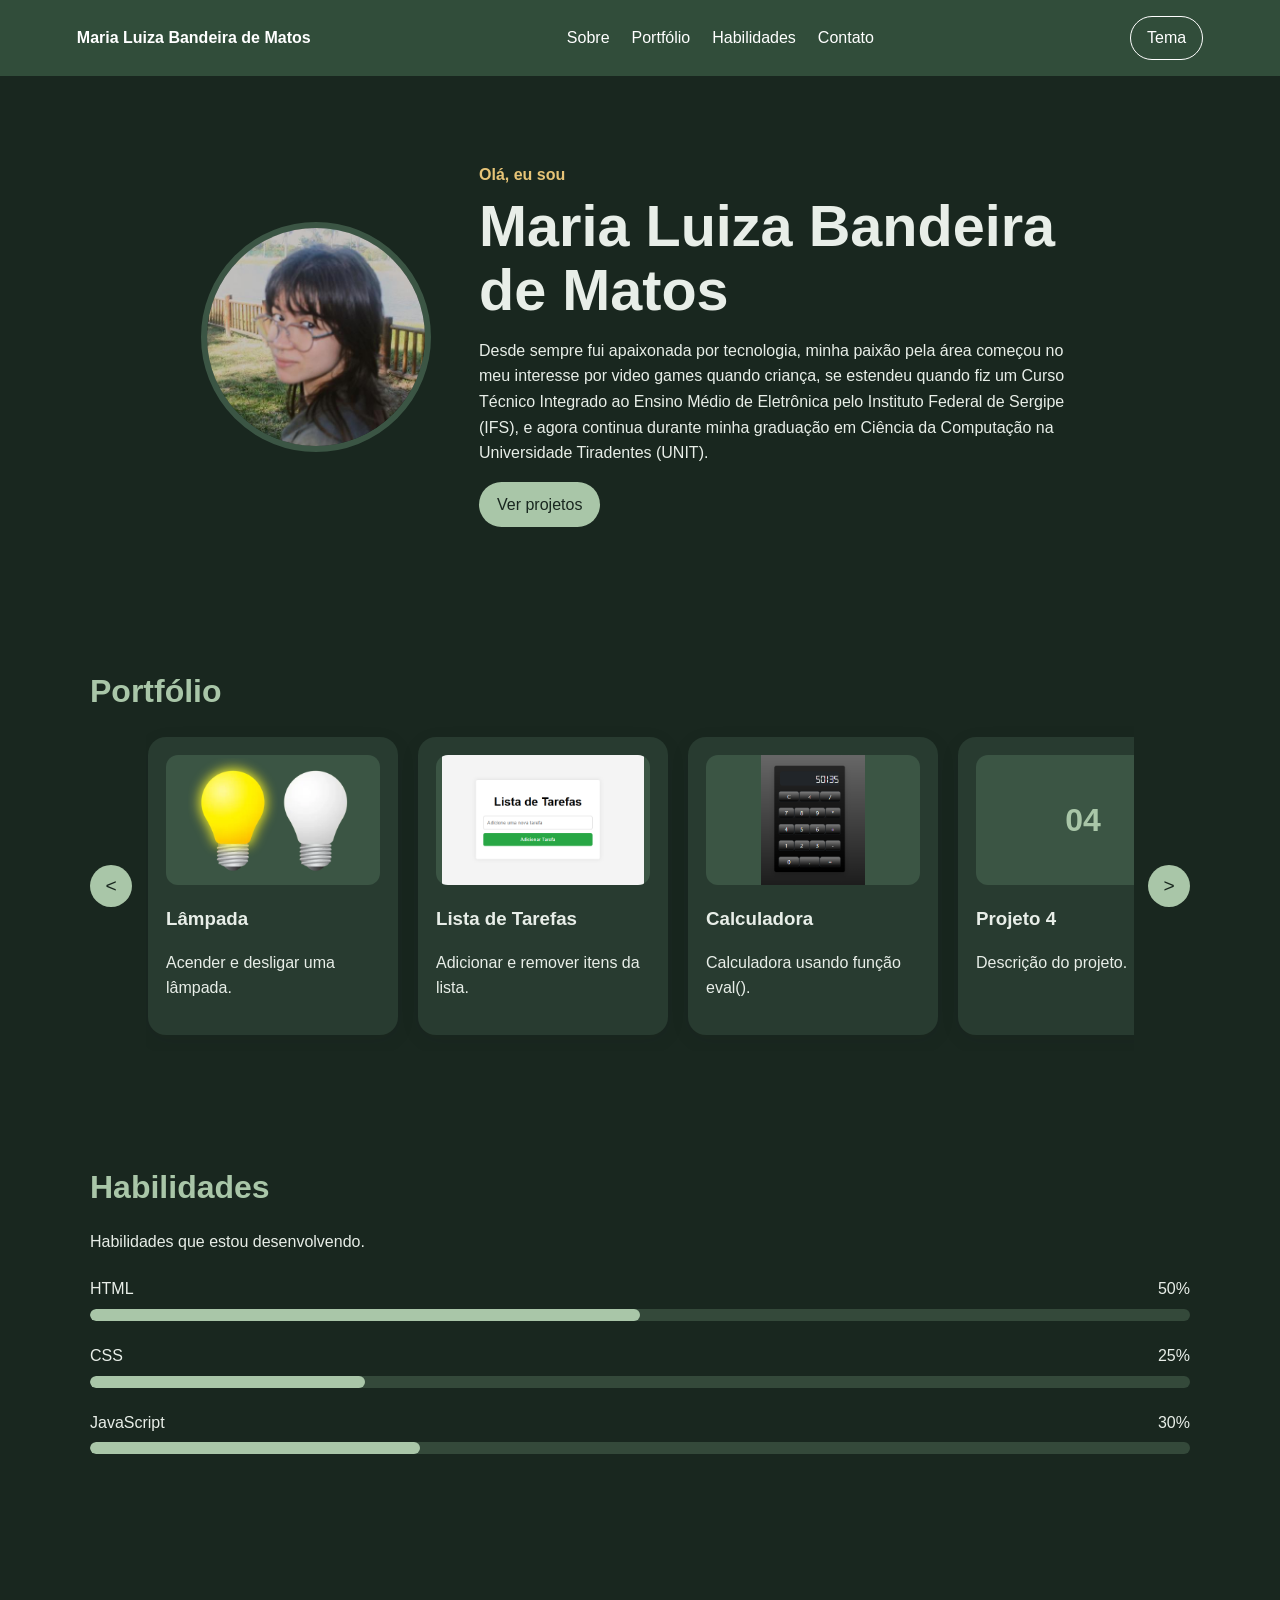
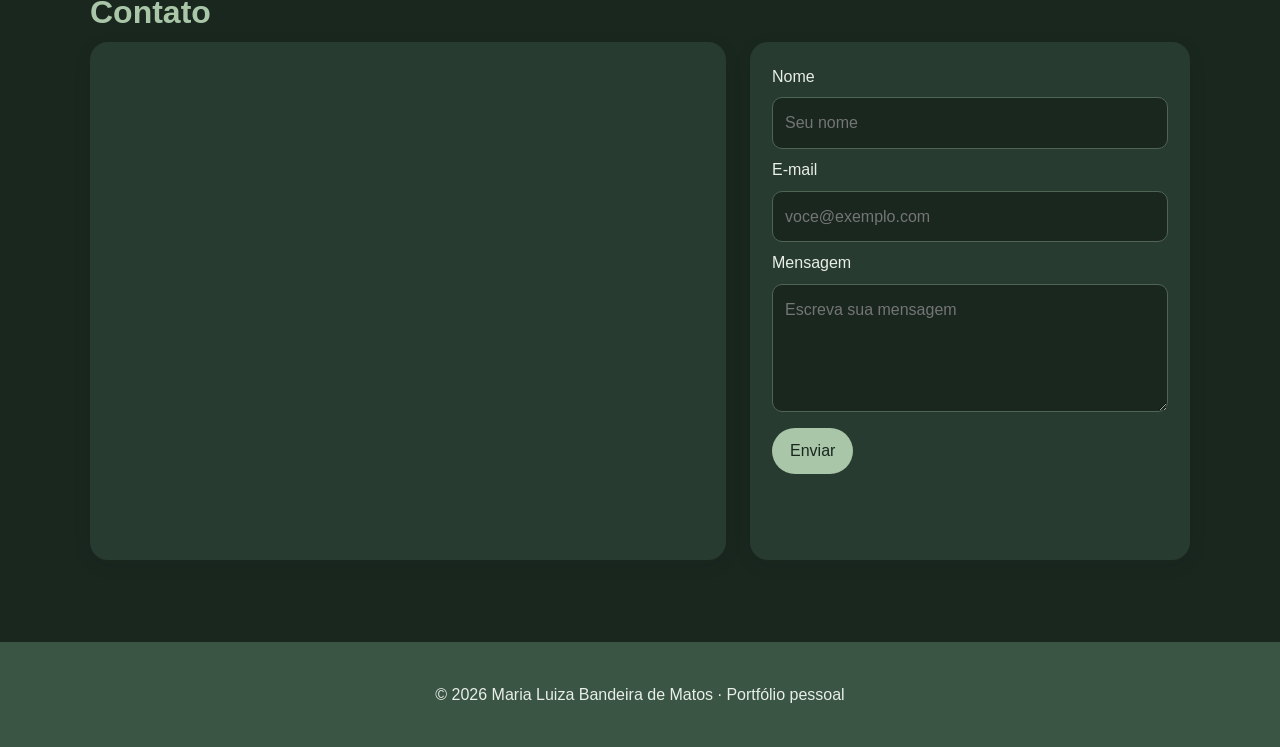
<file: index.html>
<!DOCTYPE html>
<html lang="pt-BR">
<head>
  <meta charset="UTF-8">
  <meta name="viewport" content="width=device-width, initial-scale=1.0">
  <title>Portfólio de Maria Luiza</title>
  <link rel="stylesheet" href="style.css">
  <script src="script.js" defer></script>
</head>
<body class="escuro">
  <header class="topo">
    <a class="logo" href="#sobre">Maria Luiza Bandeira de Matos</a>
    <nav>
      <a href="#sobre">Sobre</a>
      <a href="#portfolio">Portfólio</a>
      <a href="#skills">Habilidades</a>
      <a href="#contato">Contato</a>
    </nav>
    <button id="btn-tema" class="btn-tema" type="button">Tema</button>
  </header>

  <main>
    <section id="sobre" class="apresentacao">
      <img class="foto" src="assets/pics/profile.jpg" alt="Foto de Maria Luiza ">
      <div class="apresentacao-texto">
        <p class="saudacao">Olá, eu sou</p>
        <h1>Maria Luiza Bandeira de Matos</h1>
        <p>Desde sempre fui apaixonada por tecnologia, minha paixão pela área começou no meu interesse por video games quando criança, se estendeu quando fiz um Curso Técnico Integrado ao Ensino Médio de Eletrônica pelo Instituto Federal de Sergipe (IFS), e agora continua durante minha graduação em Ciência da Computação na Universidade Tiradentes (UNIT).</p>
        <a class="botao" href="#portfolio">Ver projetos</a>
      </div>
    </section>
    <section id="portfolio" class="secao">
      <h2>Portfólio</h2>
      <div class="carrossel">
        <button id="btn-anterior" class="seta" type="button" aria-label="Projetos anteriores">&lt;</button>

        <div class="trilho" id="trilho-projetos">
          <article class="card">
            <div class="card-imagem"><a href="assets/projects/lampada/index.html" target="_blank"><img src="assets/pics/lamp_on_off.png" alt="Foto de duas lâmpadas, uma ligada e outra desligada."></a></div>
            <h3>Lâmpada</h3>
            <p>Acender e desligar uma lâmpada.</p>
          </article>

          <article class="card">
            <div class="card-imagem"><a href="assets/projects/lista_tarefas/index.html" target="_blank"><img src="assets/pics/lista_tarefas.png" alt="Foto da tela inicial da lista de tarefas."></a></div>
            <h3>Lista de Tarefas</h3>
            <p>Adicionar e remover itens da lista.</p>
          </article>

          <article class="card">
            <div class="card-imagem"><a href="assets/projects/calculadora/index.html" target="_blank"><img src="assets/pics/calculadorapng.png" alt="Foto da calculadora."></a></div>
            <h3>Calculadora</h3>
            <p>Calculadora usando função eval().</p>
          </article>
        
          <article class="card">
            <div class="card-imagem">04</div>
            <h3>Projeto 4</h3>
            <p>Descrição do projeto.</p>
          </article>

          <article class="card">
            <div class="card-imagem">05</div>
            <h3>Projeto 5</h3>
            <p>Descrição do projeto.</p>
          </article>
        </div>

        <button id="btn-proximo" class="seta" type="button" aria-label="Próximos projetos">&gt;</button>
      </div>
    </section>
    
    <section id="skills" class="secao">
      <h2>Habilidades</h2>
      <p>Habilidades que estou desenvolvendo.</p>

      <div class="skill">
        <div class="skill-cabecalho">
          <span>HTML</span><span>50%</span>
        </div>
        <div class="barra">
          <div class="nivel" data-nivel="50"></div>
        </div>
      </div>

      <div class="skill">
        <div class="skill-cabecalho">
          <span>CSS</span><span>25%</span>
        </div>
        <div class="barra">
          <div class="nivel" data-nivel="25"></div>
        </div>
      </div>

      <div class="skill">
        <div class="skill-cabecalho">
          <span>JavaScript</span><span>30%</span>
        </div>
        <div class="barra">
          <div class="nivel" data-nivel="30"></div>
        </div>
      </div>
    </section>
    <section id="contato" class="secao">
      <h2>Contato</h2>
      <div class="contato-grid">
        <article class="card contato-card">
          <div class="contato-links">
            <iframe
              src="https://www.google.com/maps/embed?pb=!1m18!1m12!1m3!1d3293.73457072001!2d-37.0603246413973!3d-10.968461110071123!2m3!1f0!2f0!3f0!3m2!1i1024!2i768!4f13.1!3m3!1m2!1s0x71ab143dce5a8f5%3A0xdce07c193ed061d0!2sUnit%20-%20Universidade%20Tiradentes!5e0!3m2!1spt-BR!2sbr!4v1795042834817!5m2!1spt-BR!2sbr" width="600" height="450" style="border:0;" allowfullscreen="" loading="lazy" referrerpolicy="strict-origin-when-cross-origin"
              loading="lazy"
              referrerpolicy="no-referrer-when-downgrade">
            </iframe>
          </div>
        </article>

        <form id="form-contato" class="formulario" novalidate>
          <label for="nome">Nome</label>
          <input id="nome" type="text" placeholder="Seu nome">

          <label for="email">E-mail</label>
          <input id="email" type="email" placeholder="voce@exemplo.com">

          <label for="mensagem">Mensagem</label>
          <textarea id="mensagem" rows="4" placeholder="Escreva sua mensagem"></textarea>

          <button class="botao" type="submit">Enviar</button>
          <p id="retorno-formulario" role="status" aria-live="polite"></p>
        </form>
      </div>
    </section>
  </main>

  <footer>
    <p>© 2026 Maria Luiza Bandeira de Matos · Portfólio pessoal</p>
  </footer>
</body>
</html>
</file>
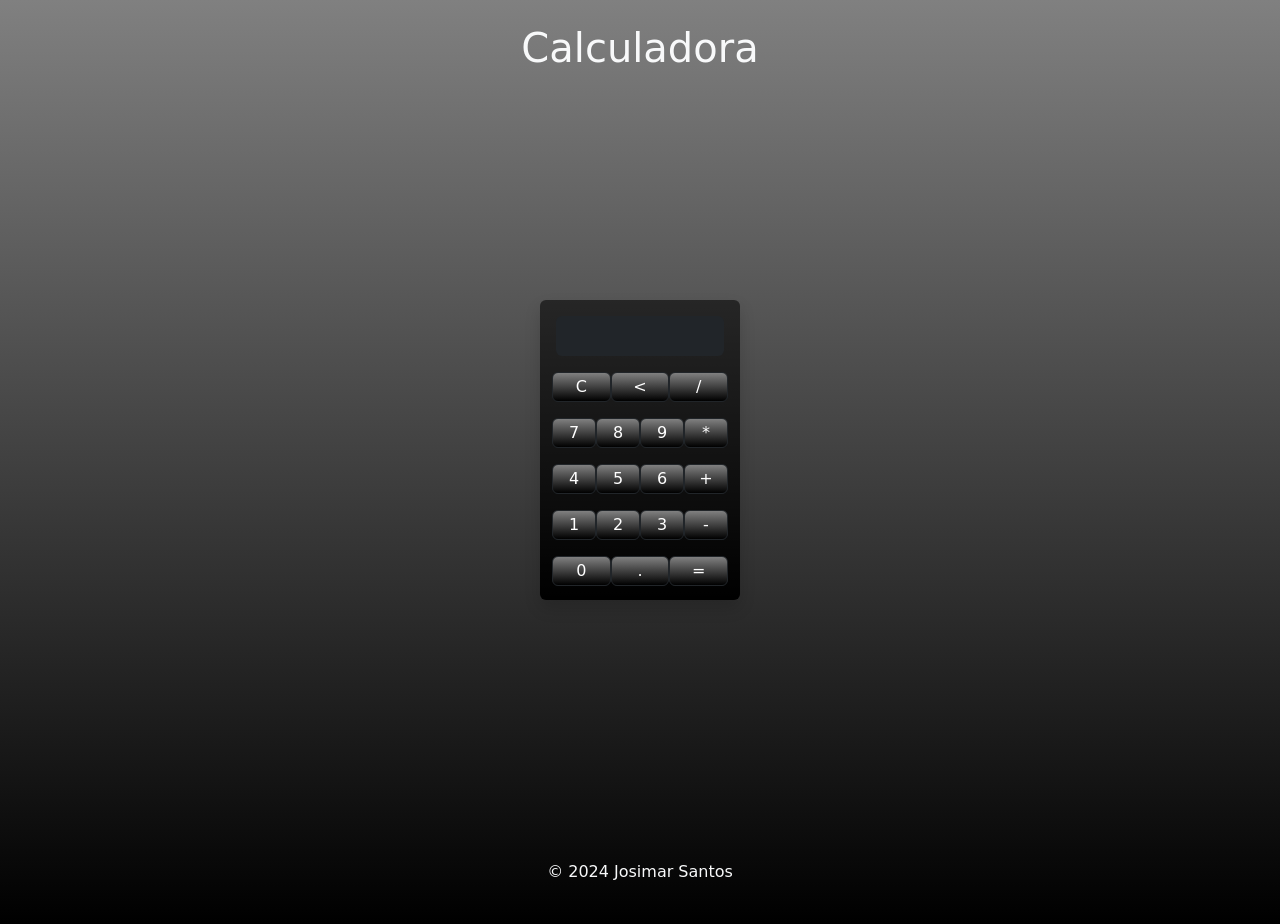
<file: assets/projects/calculadora/index.html>
<!DOCTYPE html>
<html lang="pt-BR">
<head>
    <meta charset="UTF-8">
    <meta name="viewport" content="width=device-width, initial-scale=1.0">
    <title>Calculator</title>
    <link rel="stylesheet" href="style.css">
    <link href="https://cdn.jsdelivr.net/npm/bootstrap@5.3.3/dist/css/bootstrap.min.css" rel="stylesheet" integrity="sha384-QWTKZyjpPEjISv5WaRU9OFeRpok6YctnYmDr5pNlyT2bRjXh0JMhjY6hW+ALEwIH" crossorigin="anonymous">
</head>
<body>
    <header class="header text-center my-4">
        <h1 class="text-light">Calculadora</h1>
    </header>
    <main class="d-flex justify-content-center">
        <div class="calc bg-black bg-gradient p-3 rounded shadow">
            <div class="display bg-dark pb-3 mb-3 rounded text-light text-end" id="display"></div>
            <div class="btns">
                <div class="row g-2"> 
                    <button onclick="clearAll()" class="btn col btn-dark d-flex justify-content-center align-items-center" aria-label="Clear">C</button>
                    <button onclick="backspace()" class="btn col btn-dark d-flex justify-content-center align-items-center" aria-label="Backspace"><</button>
                    <button onclick="pressed('/')" class="btn col btn-dark d-flex justify-content-center align-items-center" aria-label="Divide">/</button>
                </div>
                <div class="row g-2 mt-2">
                    <button onclick="pressed('7')" class="btn col btn-dark d-flex justify-content-center align-items-center" aria-label="Seven">7</button>
                    <button onclick="pressed('8')" class="btn col btn-dark d-flex justify-content-center align-items-center" aria-label="Eight">8</button>
                    <button onclick="pressed('9')" class="btn col btn-dark d-flex justify-content-center align-items-center" aria-label="Nine">9</button>
                    <button onclick="pressed('*')" class="btn col btn-dark d-flex justify-content-center align-items-center" aria-label="Multiply">*</button>
                </div>
                <div class="row g-2 mt-2">
                    <button onclick="pressed('4')" class="btn col btn-dark d-flex justify-content-center align-items-center" aria-label="Four">4</button>
                    <button onclick="pressed('5')" class="btn col btn-dark d-flex justify-content-center align-items-center" aria-label="Five">5</button>
                    <button onclick="pressed('6')" class="btn col btn-dark d-flex justify-content-center align-items-center" aria-label="Six">6</button>
                    <button onclick="pressed('+')" class="btn col btn-dark d-flex justify-content-center align-items-center" aria-label="Add">+</button>
                </div>
                <div class="row g-2 mt-2">
                    <button onclick="pressed('1')" class="btn col btn-dark d-flex justify-content-center align-items-center" aria-label="One">1</button>
                    <button onclick="pressed('2')" class="btn col btn-dark d-flex justify-content-center align-items-center" aria-label="Two">2</button>
                    <button onclick="pressed('3')" class="btn col btn-dark d-flex justify-content-center align-items-center" aria-label="Three">3</button>
                    <button onclick="pressed('-')" class="btn col btn-dark d-flex justify-content-center align-items-center" aria-label="Subtract">-</button>
                </div>
                <div class="row g-2 mt-2">
                    <button onclick="pressed('0')" class="btn col btn-dark d-flex justify-content-center align-items-center" aria-label="Zero">0</button>
                    <button onclick="pressed('.')" class="btn col btn-dark d-flex justify-content-center align-items-center" aria-label="Decimal">.</button>
                    <button onclick="calculate()" class="btn col btn-dark d-flex justify-content-center align-items-center" aria-label="Equals">=</button>
                </div>
            </div>
        </div>
    </main>
    <footer class="footer text-light fixed-bottom mt-auto text-center">
        <p>&copy; 2024 Josimar Santos</p>
    </footer>
    <script src="script.js"></script>
    <script src="https://cdn.jsdelivr.net/npm/bootstrap@5.3.3/dist/js/bootstrap.bundle.min.js" integrity="sha384-YvpcrYf0tY3lHB60NNkmXc5s9fDVZLESaAA55NDzOxhy9GkcIdslK1eN7N6jIeHz" crossorigin="anonymous"></script>
</body>
</html>
</file>
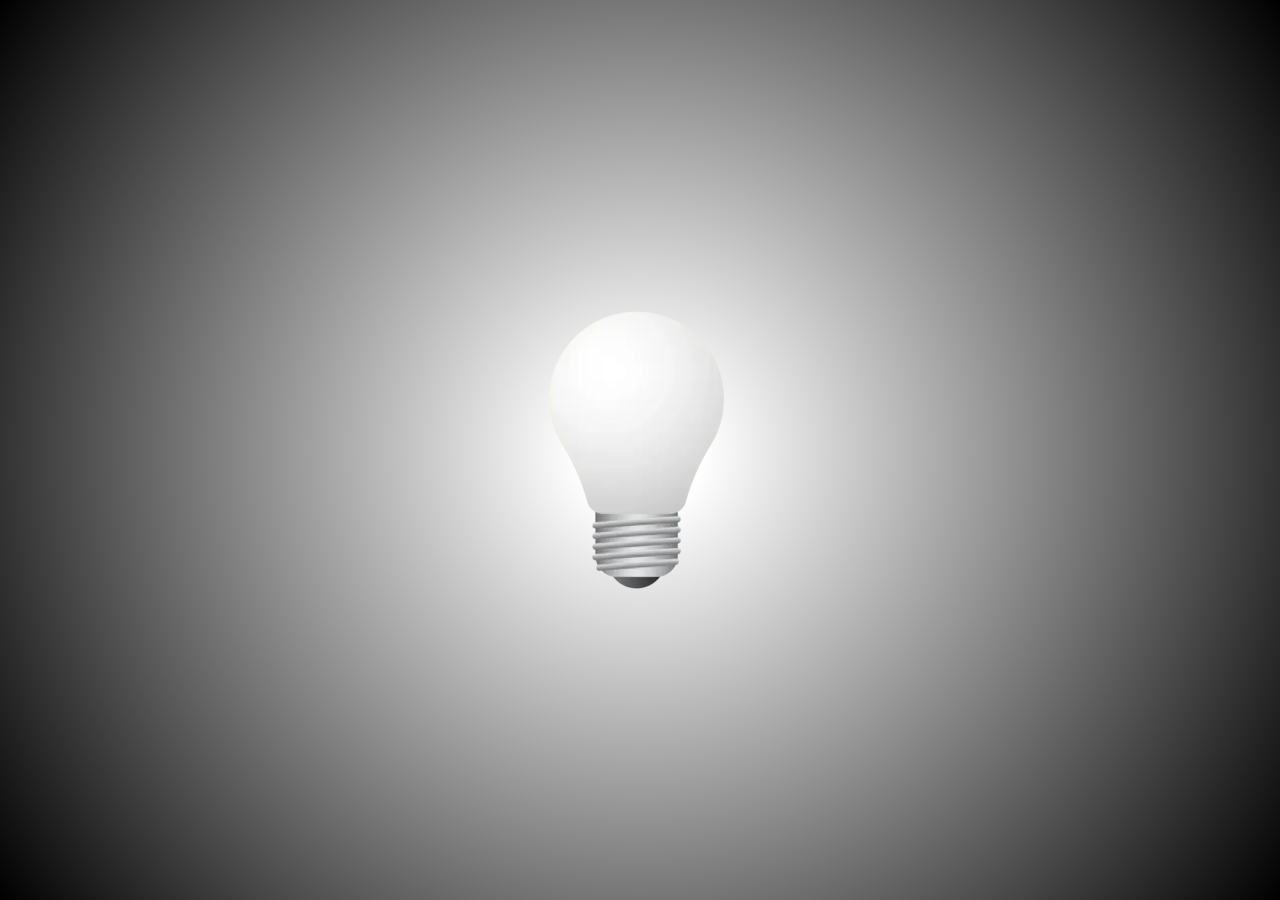
<file: assets/projects/lampada/index.html>
<!DOCTYPE html>
<html lang="pt-BR">
<head>
    <meta charset="UTF-8">
    <meta name="viewport" content="width=device-width, initial-scale=1.0">
    <title>Lâmpada</title>
    <link rel="stylesheet" href="style.css">
    <script src="script.js" defer></script>
</head>
<body>
    <div class="container">
        <img id="lamp" src="assets/lamp_off.png" alt="Lâmpada apagada">
    </div>
</body>
</html>
</file>
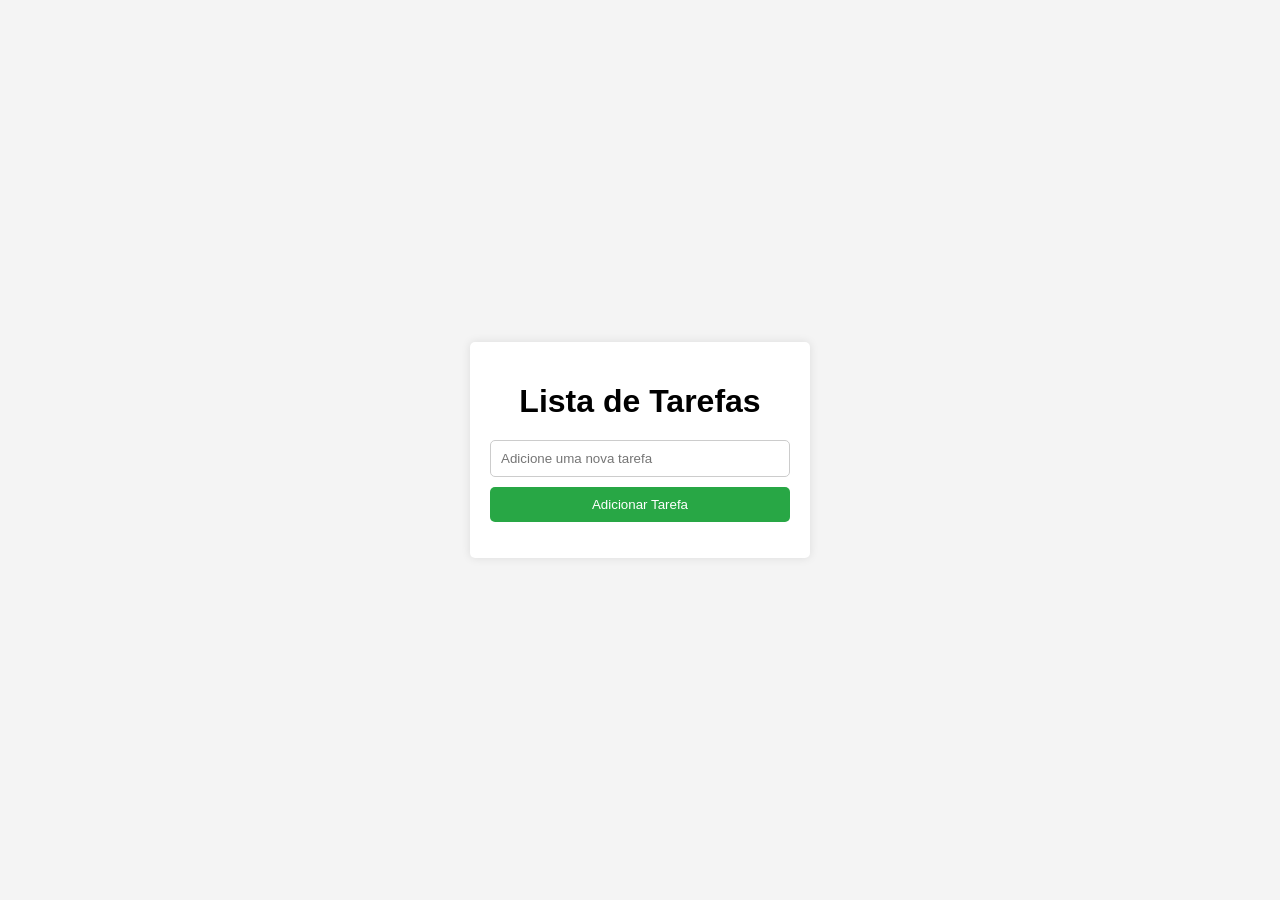
<file: assets/projects/lista_tarefas/index.html>
<html lang="pt-BR">
<head>
    <meta charset="UTF-8">
    <meta name="viewport" content="width=device-width, initial-scale=1.0">
    <title>Lista de Tarefas</title>
    <link rel="stylesheet" href="styles.css">
    <script src="script.js" defer></script>
</head>
<body>
    <div class="container">
        <h1>Lista de Tarefas</h1>
        <input type="text" id="taskInput" placeholder="Adicione uma nova tarefa">
        <button id="addTaskBtn">Adicionar Tarefa</button>
        <ul id="taskList">
            
        </ul>
    </div>
</body>
</html>
</file>
<file: style.css>
:root {
  --cor-principal: #426B55;
  --cor-fundo: #F6F4EC;
  --cor-texto: #293A30;
  --cor-cartao: #E7EEE7;
  --cor-suave: #CADBCB;
  --cor-destaque: #B88B3B;
  --cor-borda: #CBD6CC;
  --cor-barra: #DCE5DC;
  --fonte: Arial, Helvetica, sans-serif;
}

* {
  box-sizing: border-box;
}

html {
  scroll-behavior: smooth;
}

body {
  margin: 0;
  font-family: var(--fonte);
  background: var(--cor-fundo);
  color: var(--cor-texto);
  line-height: 1.6;
}

a {
  color: inherit;
}

.topo {
  position: sticky;
  top: 0;
  z-index: 10;
  display: flex;
  align-items: center;
  justify-content: space-between;
  gap: 20px;
  padding: 16px 6%;
  background: var(--cor-principal);
  color: #fff;
}

.logo {
  font-weight: 700;
  text-decoration: none;
}

nav {
  display: flex;
  gap: 22px;
}

nav a {
  text-decoration: none;
}

nav a:hover {
  color: var(--cor-destaque);
}

button,
.botao {
  cursor: pointer;
  font: inherit;
}

.botao {
  display: inline-block;
  border: 0;
  border-radius: 999px;
  padding: 10px 18px;
  color: white;
  background: var(--cor-principal);
  text-decoration: none;
}

.btn-tema {
  border: 1px solid white;
  border-radius: 999px;
  padding: 8px 16px;
  background: transparent;
  color: white;
}

main {
  width: min(1100px, 88%);
  margin: 0 auto;
}

section {
  scroll-margin-top: 90px;
}

.apresentacao {
  min-height: 430px;
  display: flex;
  align-items: center;
  justify-content: center;
  gap: 48px;
  padding: 70px 0;
}

.foto {
  width: 230px;
  height: 230px;
  border-radius: 50%;
  object-fit: cover;
  border: 6px solid var(--cor-suave);
  background: #ddd;
}

.apresentacao-texto {
  max-width: 600px;
}

.saudacao {
  color: var(--cor-principal);
  font-weight: 700;
  margin-bottom: 0;
}

h1 {
  font-size: clamp(2.2rem, 5vw, 3.6rem);
  line-height: 1.1;
  margin: 8px 0 16px;
}

.secao {
  padding: 42px 0;
}

h2 {
  color: var(--cor-principal);
  font-size: 2rem;
  margin-bottom: 4px;
}

.carrossel {
  display: flex;
  align-items: center;
  gap: 14px;
}

.trilho {
  display: flex;
  gap: 20px;
  overflow: hidden;
  scroll-behavior: smooth;
  padding: 16px 2px;
  flex: 1;
}

.card {
  flex: 0 0 250px;
  border-radius: 18px;
  padding: 18px;
  background: var(--cor-cartao);
  box-shadow: 0 5px 20px #17172b12;
}

.card h3 {
  margin-bottom: 6px;
}

.card-imagem {
  display: grid;
  grid-template-rows: minmax(0, 1fr);
  place-items: center;
  height: 130px;
  overflow: hidden;
  border-radius: 12px;
  color: var(--cor-principal);
  font-size: 2rem;
  font-weight: 700;
  background: var(--cor-suave);
}

.card-imagem a {
  display: grid;
  place-items: center;
  width: 100%;
  height: 100%;
}

.card-imagem img {
  display: block;
  width: 100%;
  height: 130px;
  object-fit: contain;
}

.seta {
  flex: 0 0 42px;
  width: 42px;
  height: 42px;
  border: 0;
  border-radius: 50%;
  background: var(--cor-principal);
  color: #fff;
  font-size: 1.2rem;
}

.skill {
  margin: 22px 0;
}

.skill-cabecalho {
  display: flex;
  justify-content: space-between;
  margin-bottom: 7px;
}

.barra {
  height: 12px;
  overflow: hidden;
  border-radius: 99px;
  background: var(--cor-barra);
}

.nivel {
  width: 0;
  height: 100%;
  border-radius: inherit;
  background: var(--cor-principal);
  transition: width 1.2s ease;
}

.contato-grid {
  display: grid;
  grid-template-columns: 1fr 1.2fr;
  gap: 24px;
}

.contato-card {
  flex: initial;
}

.contato-links {
  display: flex;
  flex-wrap: wrap;
  gap: 12px;
  margin-top: 20px;
}

.contato-link {
  display: inline-flex;
  align-items: center;
  gap: 8px;
  padding: 10px 12px;
  border-radius: 10px;
  background: var(--cor-suave);
  color: var(--cor-texto);
  text-decoration: none;
}

.contato-link:hover {
  color: var(--cor-principal);
}

.contato-link svg {
  width: 22px;
  height: 22px;
  fill: currentColor;
}

.formulario {
  display: flex;
  flex-direction: column;
  gap: 8px;
  padding: 22px;
  border-radius: 18px;
  background: var(--cor-cartao);
  box-shadow: 0 5px 20px #17172b12;
}

input,
textarea {
  width: 100%;
  padding: 12px;
  border: 1px solid var(--cor-borda);
  border-radius: 10px;
  font: inherit;
  background: var(--cor-fundo);
  color: var(--cor-texto);
}

.formulario .botao {
  align-self: flex-start;
  margin-top: 8px;
}

#retorno-formulario {
  min-height: 1.5em;
}

footer {
  text-align: center;
  padding: 24px;
  margin-top: 40px;
  background: var(--cor-suave);
}
body.escuro .saudacao {
  color: var(--cor-destaque);
}

body.escuro {
  --cor-principal: #A9C6A8;
  --cor-fundo: #19271F;
  --cor-texto: #E8EEE8;
  --cor-cartao: #283B30;
  --cor-suave: #3B5544;
  --cor-destaque: #E7C477;
  --cor-borda: #506454;
  --cor-barra: #34493A;
}

body.escuro .topo {
  background: #314D3A;
}

body.escuro .botao,
body.escuro .seta {
  color: #19271F;
}

@media (max-width: 700px) {
  .topo {
    flex-wrap: wrap;
    justify-content: center;
  }

  nav {
    order: 3;
    width: 100%;
    justify-content: center;
    flex-wrap: wrap;
    gap: 12px;
  }

  .apresentacao {
    flex-direction: column;
    text-align: center;
    gap: 24px;
    padding: 45px 0;
  }

  .foto {
    width: 180px;
    height: 180px;
  }

  .contato-grid {
    grid-template-columns: 1fr;
  }

  .carrossel {
    gap: 8px;
  }

  .card {
    flex-basis: 220px;
  }

  main {
    width: 92%;
  }
}

img {
  height: 115px;
}
</file>
<file: assets/projects/calculadora/style.css>
*{
    margin: 0;
    padding: 0;
}

@font-face {
    font-family: 'DS-DIGI';
    src: url('ds_digital/DS-DIGI.TTF') format('truetype'),
         url('ds_digital/DS-DIGIB.TTF') format('truetype'),
         url('ds_digital/DS-DIGII.TTF') format('truetype'),
         url('ds_digital/DS-DIGIT.TTF') format('truetype');
}

body{
    background-image: linear-gradient(gray, black);
    background-repeat: no-repeat;
    height: 100vh;
    font-family: 'Courier New', Courier, monospace;
}

.calc{
    position: absolute;
    top: 50%;
    left: 50%;
    transform: translate(-50%, -50%);
    height: 300px;
    width: 200px;
    background-color: black;
    border-radius: 5px;    
    padding: 20px;
}

.display{
    background-color: white;
    height: 40px;
    width: auto;
    word-wrap: normal;
    overflow: hidden;
    border-radius: 5px;
    font-family: 'DS-DIGI', sans-serif;
    font-size: 30px;
}

.btn{
    font: 1em sans-serif;
    color: #fff;
    background-image: linear-gradient(gray, black);
    border-radius: 5px;
    padding: 5px;
    width: 30px;
    height: 30px;
}
</file>
<file: assets/projects/lampada/style.css>
body {
    background: radial-gradient(circle, white 8%, black 100%);
    display: flex;
    justify-content: center;
    align-items: center;
    height: 100vh;
    margin: 0;
}

.container {
    cursor: pointer;
}
</file>
<file: assets/projects/lista_tarefas/styles.css>
body {
    font-family: Arial, sans-serif;
    background-color: #f4f4f4;
    display: flex;
    justify-content: center;
    align-items: center;
    height: 100vh;
    margin: 0;
}

.container {
    background: #fff;
    padding: 20px;
    border-radius: 5px;
    box-shadow: 0 0 10px rgba(0,0,0,0.1);
    width: 300px;
    text-align: center;
}

h1 {
    margin-bottom: 20px;
}

input {
    padding: 10px;
    width: calc(100%);
    margin-bottom: 10px;
    border: 1px solid #ccc;
    border-radius: 5px;
}

button {
    padding: 10px 15px;
    background: #28a745;
    color: #fff;
    border: none;
    border-radius: 5px;
    cursor: pointer;
    width: 100%;
}

button:hover {
    background: #218838;
}

ul {
    list-style: none;
    padding: 0;
}

li {
    background: #f4f4f4;
    padding: 10px;
    margin-bottom: 10px;
    border-radius: 5px;
    display: flex;
    justify-content: space-between;
    align-items: center;
}

li button {
    background: #dc3545;
    border: none;
    color: #fff;
    padding: 5px 10px;
    border-radius: 5px;
    cursor: pointer;
    width: 30px;
    border-radius: 5px;
}

li button:hover {
    background: #c82333;
}
</file>
